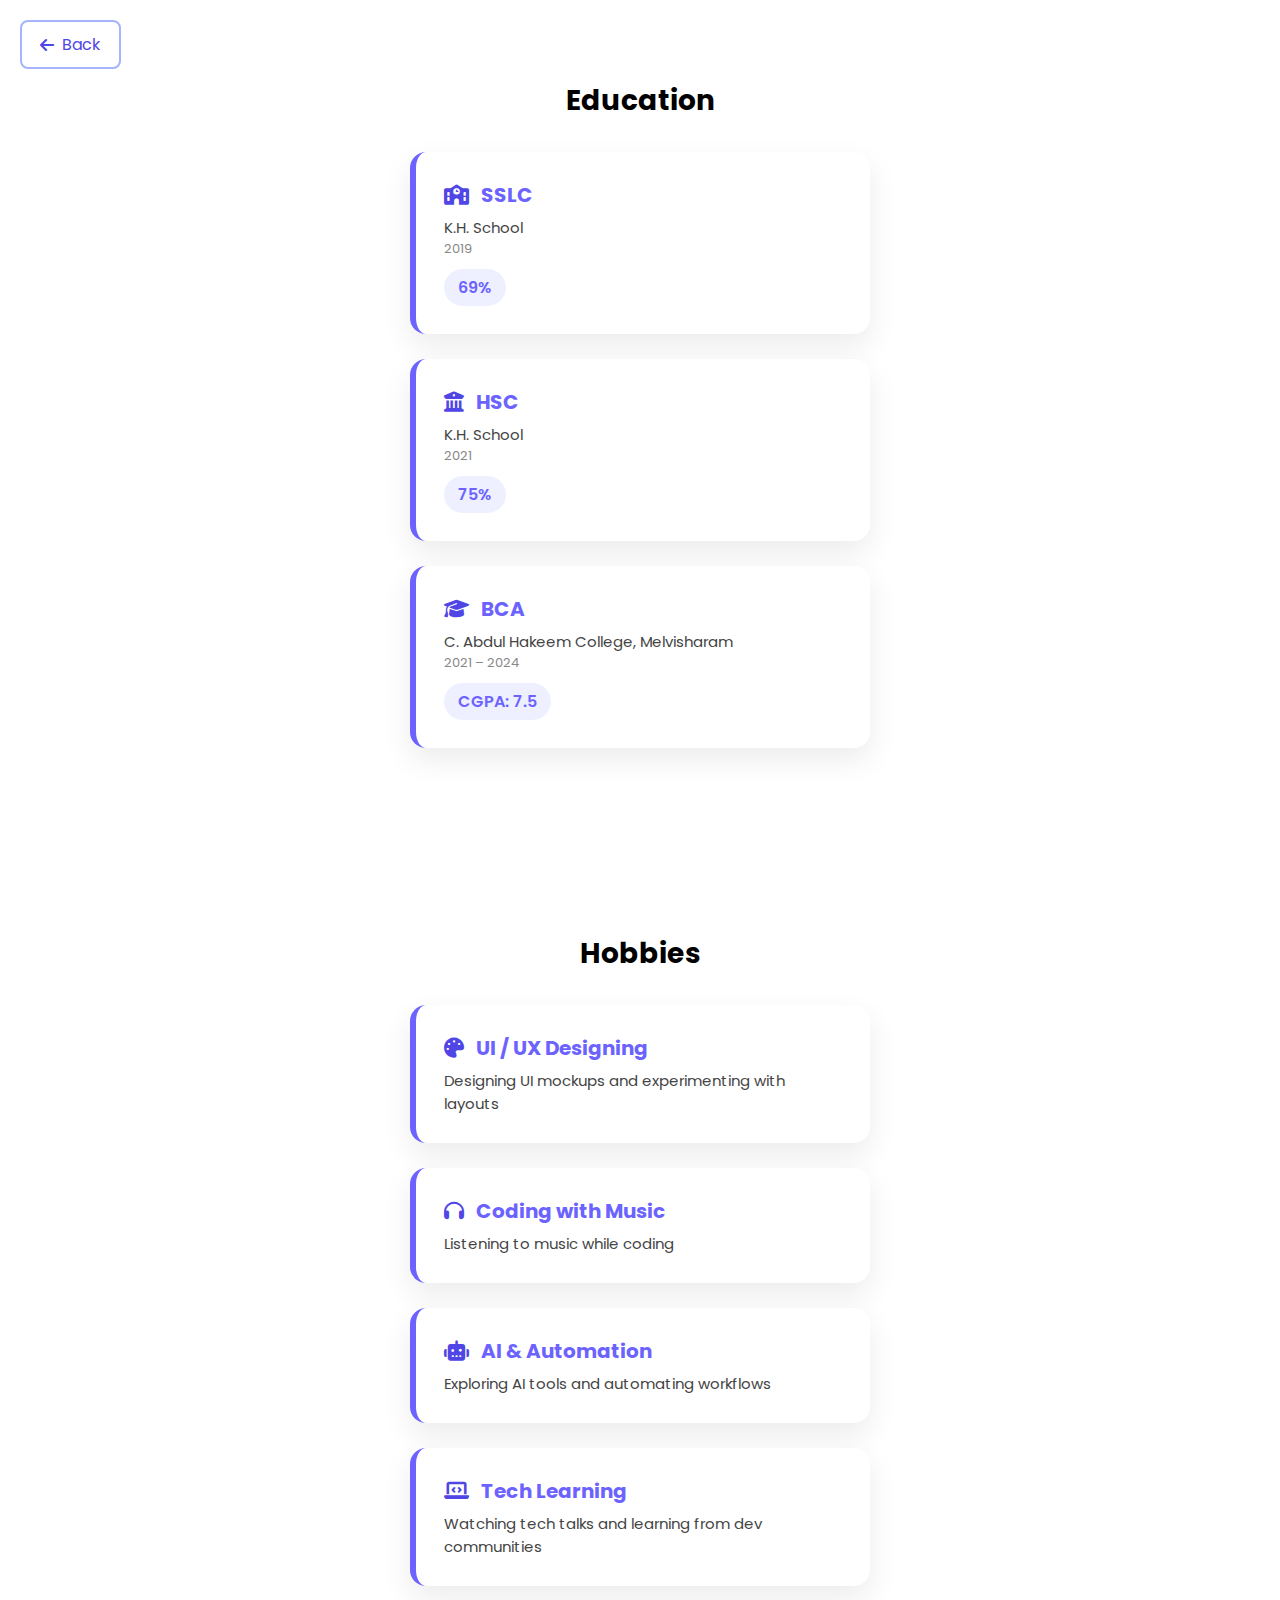
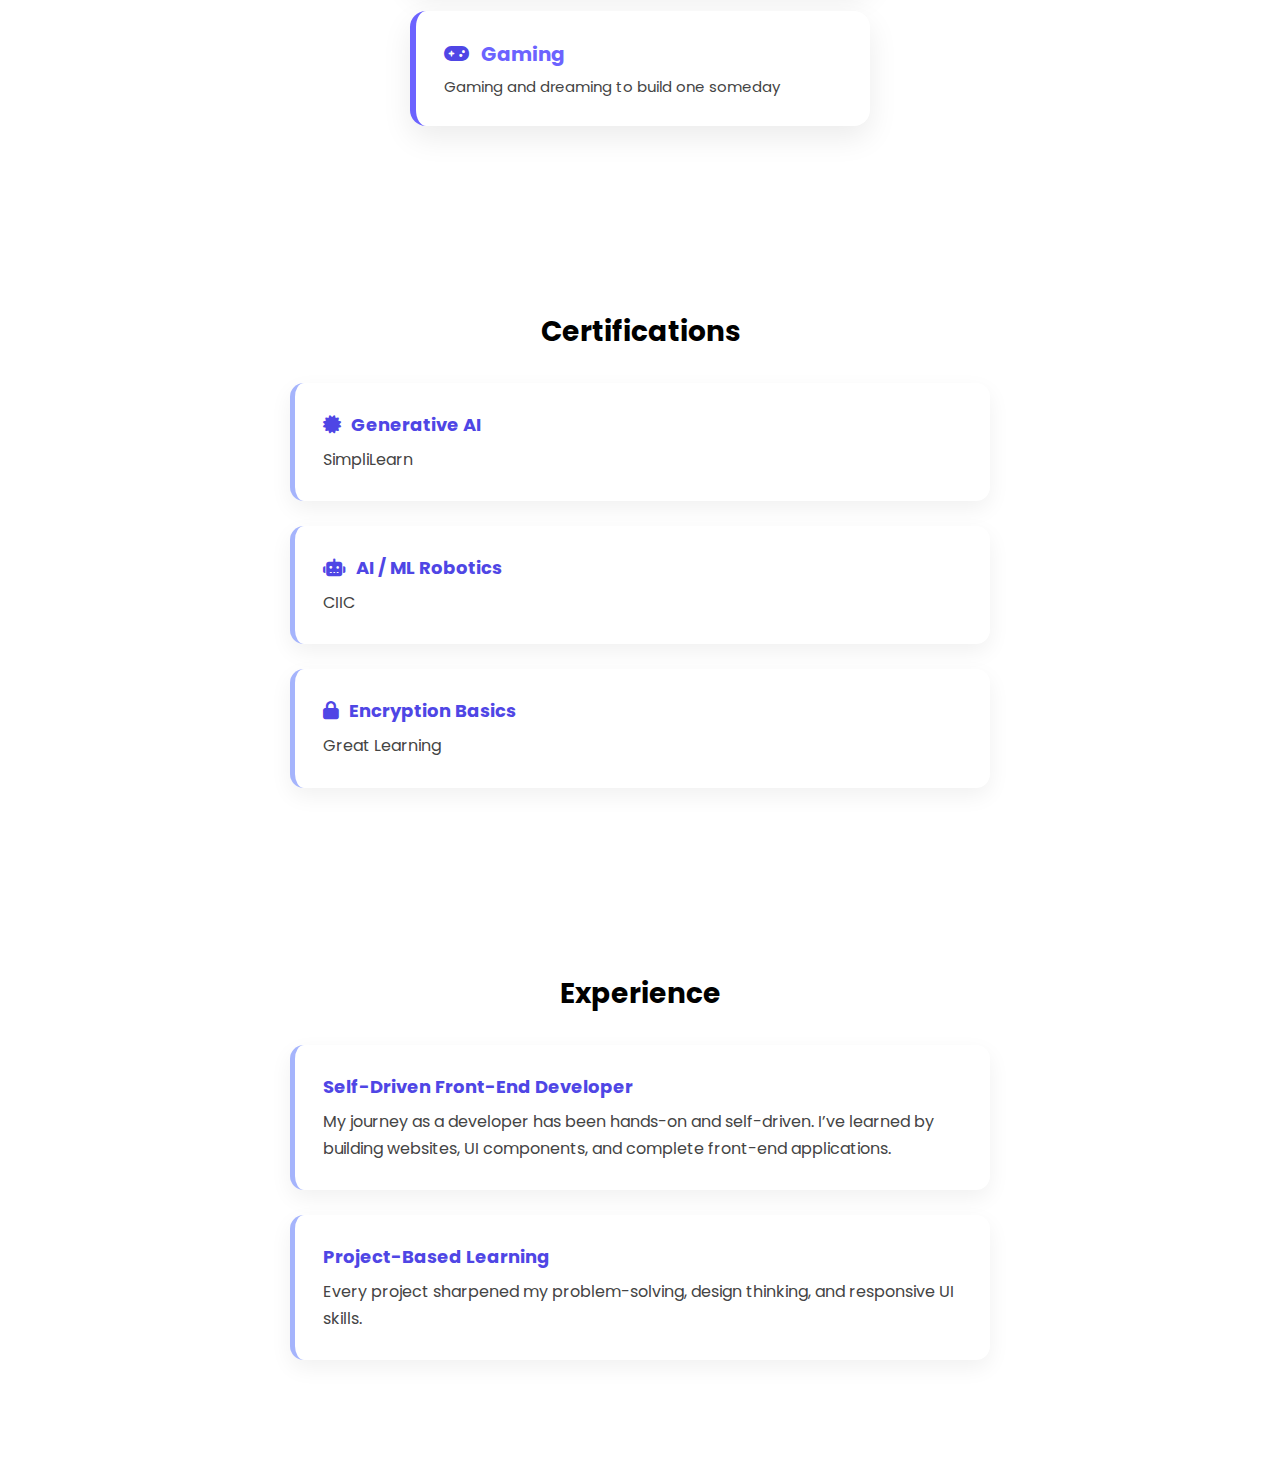
<file: education.html>
<!DOCTYPE html>
<html lang="en">
<head>
  <meta charset="UTF-8">
  <title>Education | Mahmood Waquas</title>

  <!-- Main CSS -->
  <link rel="stylesheet" href="education.css">

  <!-- Font Awesome -->
  <link rel="stylesheet" href="https://cdnjs.cloudflare.com/ajax/libs/font-awesome/6.5.0/css/all.min.css">

  <!-- Google Font -->
  <link href="https://fonts.googleapis.com/css2?family=Poppins:wght@400;500;600&display=swap" rel="stylesheet">
</head>

<body>

<!-- BACK BUTTON -->
<a href="index.html" class="back-btn">
  <i class="fa-solid fa-arrow-left"></i> Back
</a>

<!-- EDUCATION -->
<section class="classic-section">
  <h2 class="section-title">Education</h2>

  <div class="education-card">
    <h3><i class="fa-solid fa-school"></i> SSLC</h3>
    <p class="edu-school">K.H. School</p>
    <p class="edu-year">2019</p>
    <span class="edu-score">69%</span>
  </div>

  <div class="education-card">
    <h3><i class="fa-solid fa-building-columns"></i> HSC</h3>
    <p class="edu-school">K.H. School</p>
    <p class="edu-year">2021</p>
    <span class="edu-score">75%</span>
  </div>

  <div class="education-card">
    <h3><i class="fa-solid fa-graduation-cap"></i> BCA</h3>
    <p class="edu-school">C. Abdul Hakeem College, Melvisharam</p>
    <p class="edu-year">2021 – 2024</p>
    <p class="edu-score">CGPA: 7.5</p>  </div>
</section>

<!-- HOBBIES -->
<section class="classic-section">
  <h2 class="section-title">Hobbies</h2>

  <div class="education-card">
    <h3><i class="fa-solid fa-palette"></i> UI / UX Designing</h3>
    <p class="edu-school">Designing UI mockups and experimenting with layouts</p>
  </div>

  <div class="education-card">
    <h3><i class="fa-solid fa-headphones"></i> Coding with Music</h3>
    <p class="edu-school">Listening to music while coding</p>
  </div>

  <div class="education-card">
    <h3><i class="fa-solid fa-robot"></i> AI & Automation</h3>
    <p class="edu-school">Exploring AI tools and automating workflows</p>
  </div>

  <div class="education-card">
    <h3><i class="fa-solid fa-laptop-code"></i> Tech Learning</h3>
    <p class="edu-school">Watching tech talks and learning from dev communities</p>
  </div>

  <div class="education-card">
    <h3><i class="fa-solid fa-gamepad"></i> Gaming</h3>
    <p class="edu-school">Gaming and dreaming to build one someday</p>
  </div>
</section>

<!-- CERTIFICATIONS -->
<section class="classic-section">
  <h2 class="section-title">Certifications</h2>

  <div class="experience-box cert-box">
    <h3><i class="fa-solid fa-certificate"></i> Generative AI</h3>
    <p>SimpliLearn</p>
  </div>

  <div class="experience-box cert-box">
    <h3><i class="fa-solid fa-robot"></i> AI / ML Robotics</h3>
    <p>CIIC</p>
  </div>

  <div class="experience-box cert-box">
    <h3><i class="fa-solid fa-lock"></i> Encryption Basics</h3>
    <p>Great Learning</p>
  </div>
</section>

<!-- EXPERIENCE -->
<section class="classic-section">
  <h2 class="section-title">Experience</h2>

  <div class="experience-box">
    <h3>Self-Driven Front-End Developer</h3>
    <p>
      My journey as a developer has been hands-on and self-driven.
      I’ve learned by building websites, UI components, and complete
      front-end applications.
    </p>
  </div>

  <div class="experience-box">
    <h3>Project-Based Learning</h3>
    <p>
      Every project sharpened my problem-solving, design thinking,
      and responsive UI skills.
    </p>
  </div>
</section>

</body>
</html>
</file>
<file: education.css>
* {
  margin: 0;
  padding: 0;
  box-sizing: border-box;
  font-family: "Poppins", sans-serif;
}

/* SECTION */
.classic-section {
  padding: 80px 20px;
  max-width: 900px;
  margin: auto;
}

/* TITLE */
.section-title {
  text-align: center;
  font-size: 28px;
  margin-bottom: 30px;
  color: #000;
}

/* EDUCATION + HOBBY CARD */
.education-card {
  background: #fff;
  padding: 28px;
  margin: 25px auto;
  max-width: 460px;
  border-radius: 16px;
  border-left: 6px solid #6c63ff;
  box-shadow: 0 12px 30px rgba(0,0,0,0.08);
  transition: 0.35s ease;
}

.education-card:hover {
  transform: translateY(-8px);
  box-shadow: 0 18px 40px rgba(108,99,255,0.25);
}

.education-card h3 {
  color: #6c63ff;
  font-size: 20px;
}

.education-card h3 i {
  margin-right: 8px;
  color: #4f46e5;
}

/* TEXT */
.edu-school {
  font-size: 15px;
  color: #444;
  margin-top: 6px;
}

.edu-year {
  font-size: 13px;
  color: #888;
}

.edu-score {
  display: inline-block;
  margin-top: 10px;
  padding: 6px 14px;
  background: #eef0ff;
  color: #6c63ff;
  border-radius: 20px;
  font-weight: 600;
}

/* EXPERIENCE + CERT BOX */
.experience-box {
  max-width: 700px;
  margin: 25px auto;
  padding: 28px;
  background: #fff;
  border-radius: 14px;
  border-left: 5px solid #a5b4fc;
  box-shadow: 0 8px 22px rgba(0,0,0,0.06);
}

.experience-box h3 {
  color: #4f46e5;
  font-size: 18px;
  margin-bottom: 8px;
}

.experience-box p {
  color: #444;
  line-height: 1.7;
}

/* CERT ICON ALIGN */
.cert-box h3 {
  display: flex;
  align-items: center;
  gap: 10px;
}

/* BACK BUTTON */
.back-btn {
  position: fixed;
  top: 20px;
  left: 20px;
  padding: 10px 18px;
  background: #fff;
  border: 2px solid #a5b4fc;
  color: #4f46e5;
  border-radius: 8px;
  text-decoration: none;
  display: flex;
  gap: 8px;
  align-items: center;
  z-index: 1000;
}

.back-btn:hover {
  background: #eef2ff;
}
</file>
